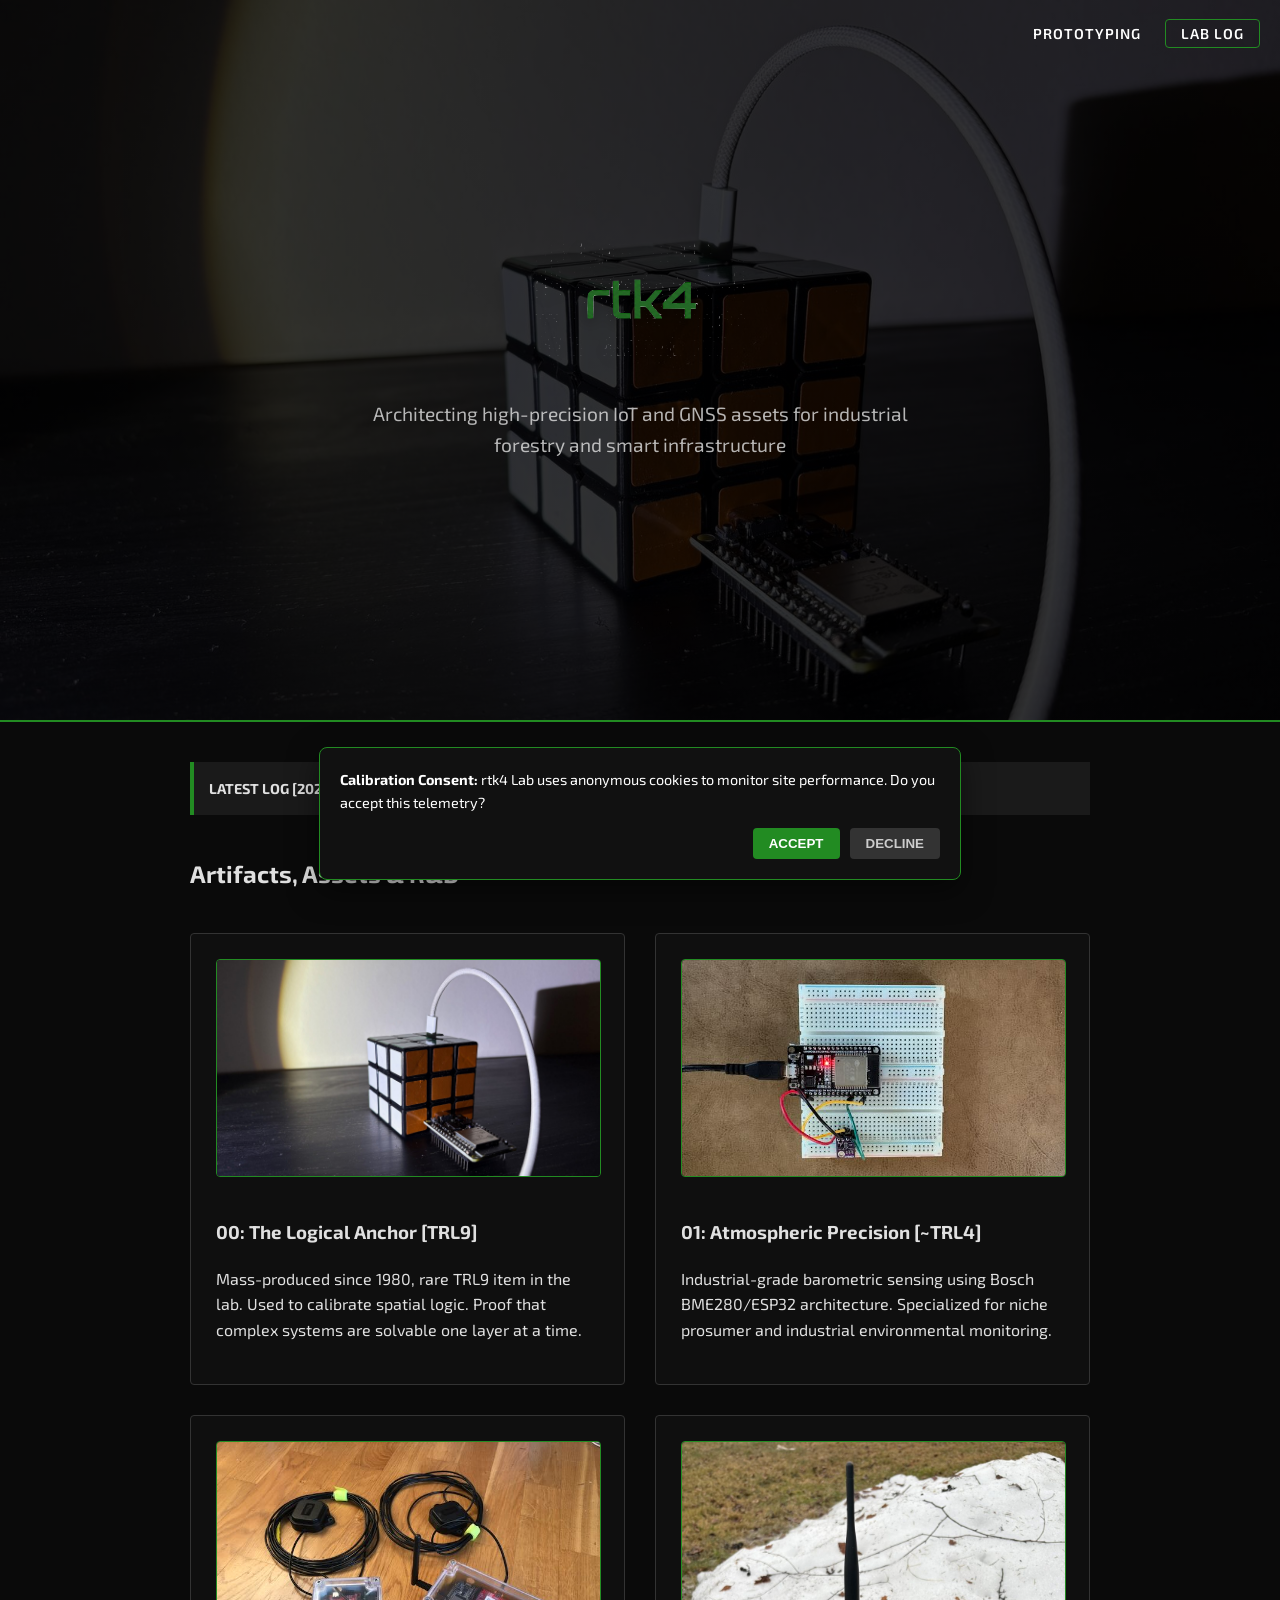
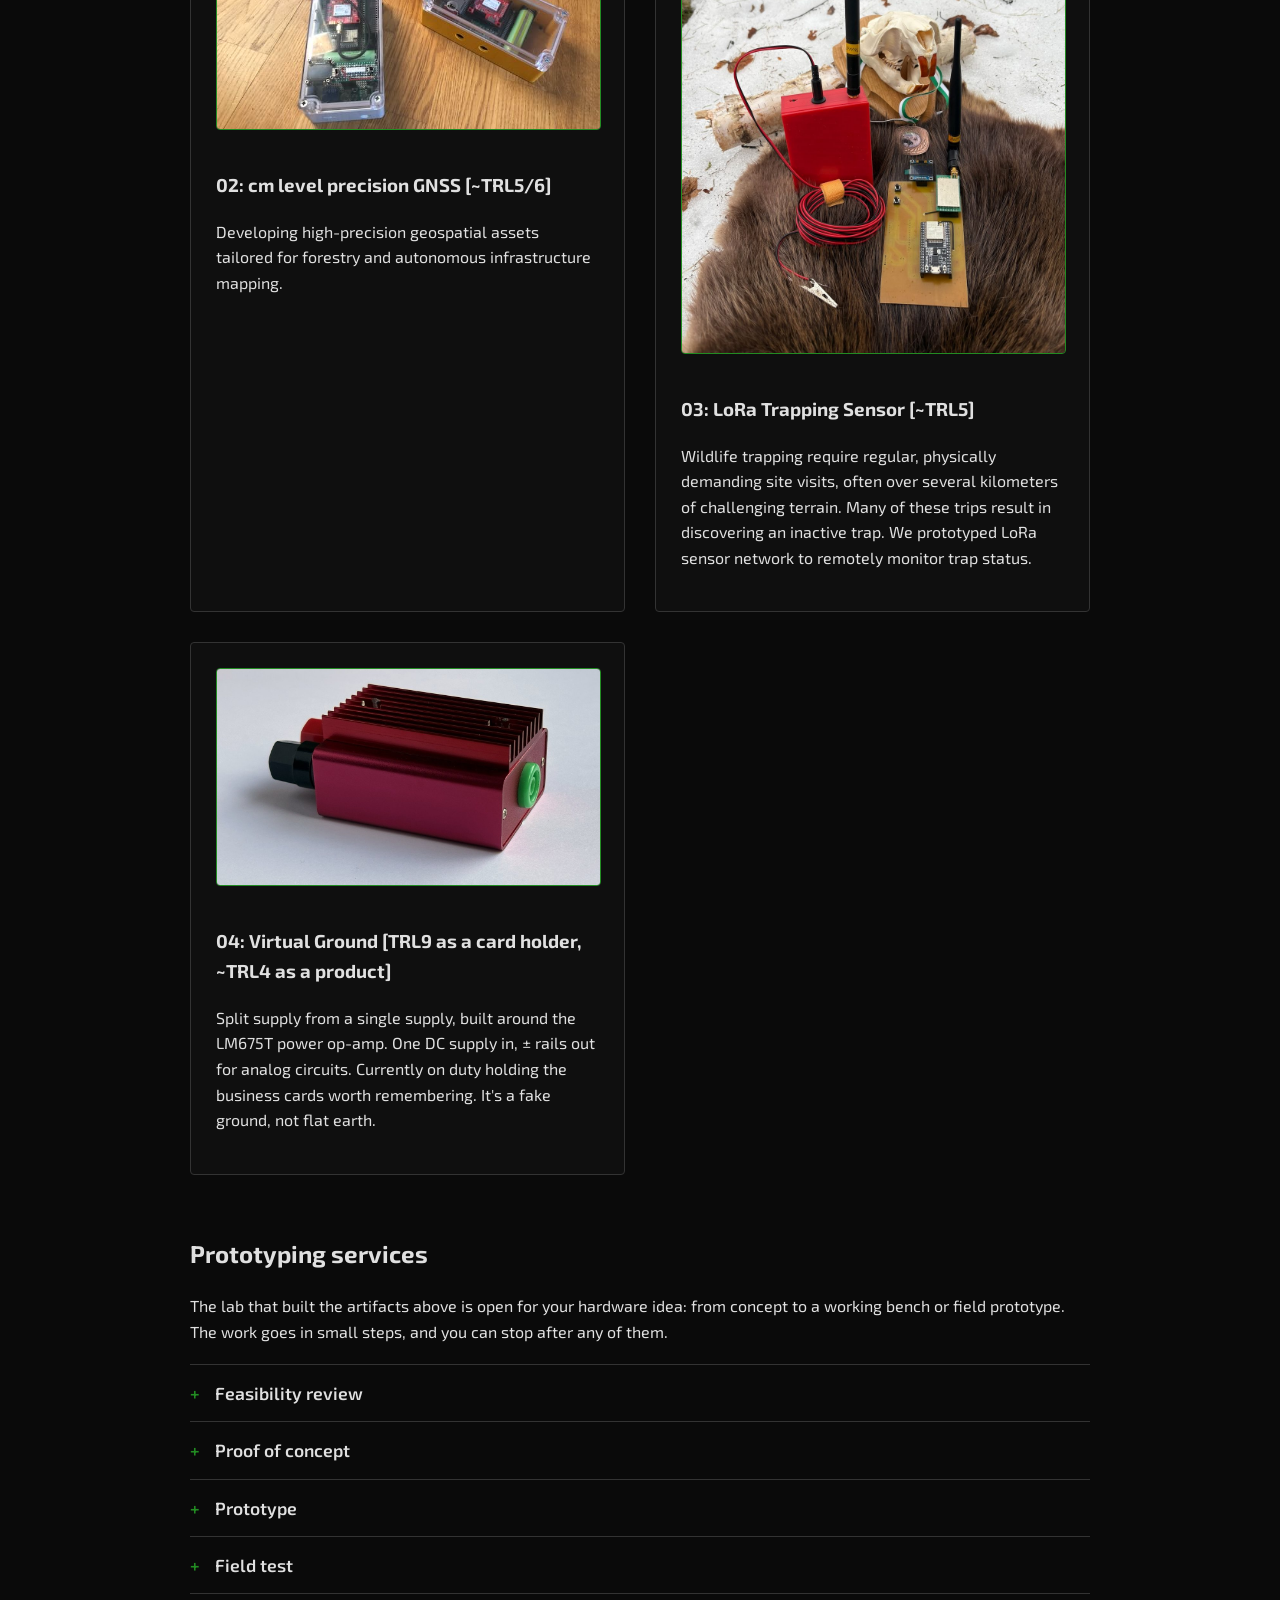
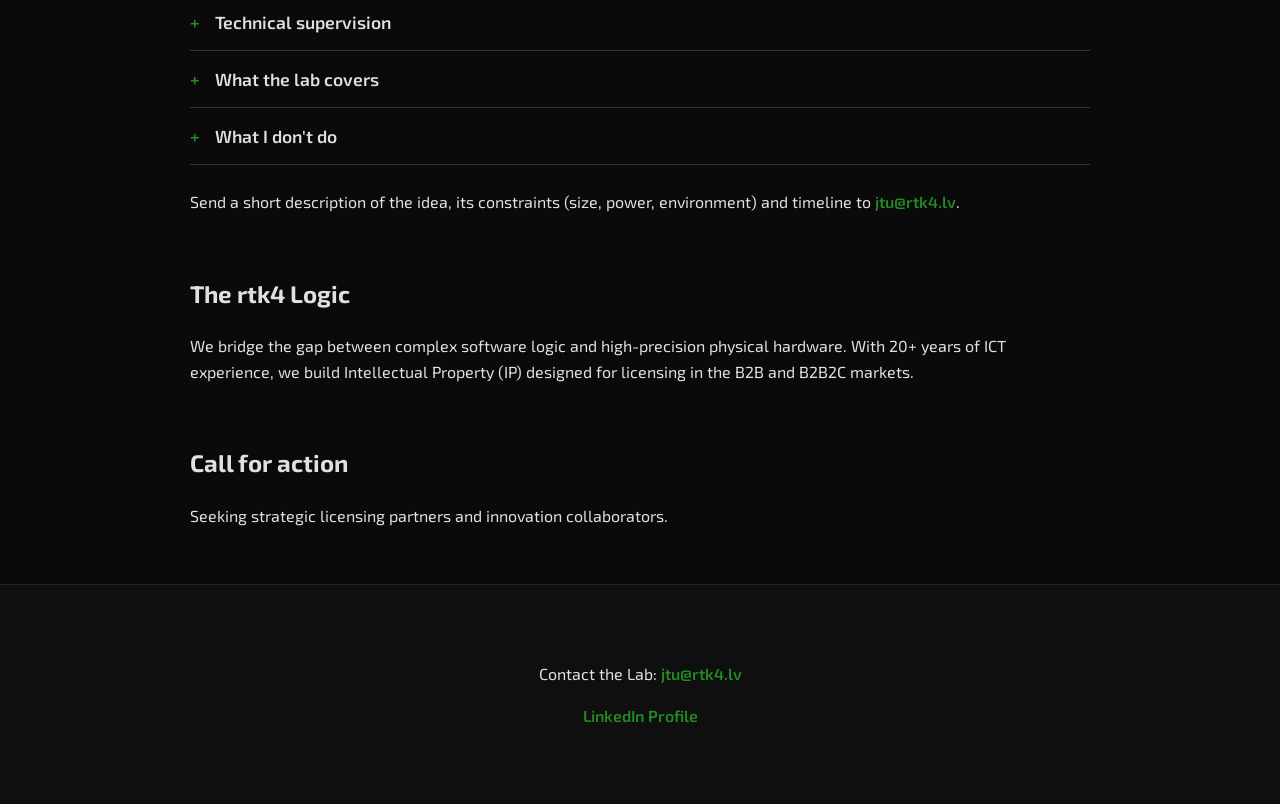
<file: index.html>
<!DOCTYPE html>
<html lang="en">
<head>
    <meta charset="UTF-8">
    <meta name="viewport" content="width=device-width, initial-scale=1.0">

    <title>rtk4 | Industrial and Prosumer IoT & High-Precision GNSS Lab</title>
    <meta name="title" content="rtk4 | Industrial and Prosumer IoT & High-Precision GNSS R&D Lab">
    <meta name="description" content="Architecting high-precision IoT and GNSS assets for industrial forestry and smart infrastructure.">
    <meta property="og:description" content="Architecting high-precision IoT and GNSS assets for industrial forestry and smart infrastructure.">
    <meta name="keywords" content="rtk4, GNSS, IoT R&D, Forestry 4.0, Precision Forestry, BME280, ESP32, Baltic Tech, Nordic Forestry, Smart Infrastructure, Europe, Janis Tupulis">
    <meta name="author" content="Janis Tupulis">
    
    <meta property="og:type" content="website">
    <meta property="og:url" content="https://rtk4.lv/">
    <meta property="og:title" content="rtk4 | Systems R&D Lab">
    <meta property="og:image" content="https://rtk4.lv/ChargdCubeWinner.jpeg">
    
    <meta property="twitter:card" content="summary_large_image">
    <meta property="twitter:url" content="https://rtk4.lv/">
    <meta property="twitter:title" content="rtk4 | Systems R&D Lab">
    <meta property="twitter:description" content="High-precision IoT assets for industrial forestry and autonomous infrastructure mapping.">
    <meta property="twitter:image" content="https://rtk4.lv/ChargdCubeWinner.jpeg">
    
    <meta name="geo.region" content="LV;EE;LT;SE;FI;NO;DE;PL">
    <meta name="geo.placename" content="Northern Europe">
    
    <link href="https://fonts.googleapis.com/css2?family=Exo+2:wght@300;600&display=swap" rel="stylesheet">
    <style>
        :root { --forest-green: #228B22; --dark-bg: #0a0a0a; --text-light: #e0e0e0; }
        body { margin: 0; font-family: 'Exo 2', sans-serif; background: var(--dark-bg); color: var(--text-light); line-height: 1.6; }
        .hero { height: 80vh; display: flex; flex-direction: column; justify-content: center; align-items: center; text-align: center; background: linear-gradient(rgba(0,0,0,0.8), rgba(0,0,0,0.8)), url('ChargdCubeWinner.jpeg'); background-size: cover; background-position: center; border-bottom: 2px solid var(--forest-green); }
        h1 { font-size: 3.5rem; letter-spacing: 0.2rem; color: var(--forest-green); margin-bottom: 0; }
        .tagline { font-size: 1.2rem; max-width: 600px; margin: 20px auto; opacity: 0.8; padding: 0 20px; }
        .section { padding: 40px 20px; max-width: 900px; margin: 0 auto; }
        .artifact-grid { display: grid; grid-template-columns: repeat(auto-fit, minmax(300px, 1fr)); gap: 30px; margin-top: 40px; }
        .artifact-card { border: 1px solid #333; padding: 25px; border-radius: 4px; transition: border-color 0.3s; background: #0f0f0f; }
        .artifact-card:hover { border-color: var(--forest-green); }
        .services { margin-top: 20px; border-top: 1px solid #333; }
        .services details { border-bottom: 1px solid #333; }
        .services summary { cursor: pointer; padding: 14px 0; font-weight: 600; font-size: 1.1rem; list-style: none; }
        .services summary::-webkit-details-marker { display: none; }
        .services summary::before { content: "+"; display: inline-block; width: 1.4em; color: var(--forest-green); }
        .services details[open] summary::before { content: "\2212"; }
        .services summary:hover { color: var(--forest-green); }
        .services details > :not(summary) { margin: 0 0 16px 1.4em; }
        .artifact-card img { width: 100%; border-radius: 4px; border: 1px solid var(--forest-green); margin-bottom: 15px; }
        
        /* Updated Status Bar to be a Link */
        .status-ticker { background: #1a1a1a; padding: 15px; font-size: 0.9rem; border-left: 4px solid var(--forest-green); margin-bottom: 40px; display: block; text-decoration: none; color: inherit; transition: background 0.2s; }
        .status-ticker:hover { background: #222; }
        
        .contact { text-align: center; padding: 60px; background: #0f0f0f; border-top: 1px solid #222; }
        a { color: var(--forest-green); text-decoration: none; font-weight: 600; }
        nav { position: absolute; top: 20px; right: 20px; }
        nav a { color: #fff; margin-left: 20px; font-size: 0.9rem; text-transform: uppercase; letter-spacing: 1px; }
    </style>

    <script async src="https://www.googletagmanager.com/gtag/js?id=G-FEQLP35CE9"></script>
    <script>
      window.dataLayer = window.dataLayer || [];
      function gtag(){dataLayer.push(arguments);}
      
      // Default to denied for GDPR compliance
      gtag('consent', 'default', {
        'ad_storage': 'denied',
        'analytics_storage': 'denied'
      });

      // Re-apply consent the visitor gave on an earlier visit
      try {
        if (localStorage.getItem('rtk4_consent') === 'granted') {
          gtag('consent', 'update', { 'analytics_storage': 'granted' });
        }
      } catch (e) {}
    
      gtag('js', new Date());
      gtag('config', 'G-FEQLP35CE9');
    </script>
    
    <style>
        #cookie-banner {
            position: fixed; bottom: 20px; left: 50%; transform: translateX(-50%);
            width: 90%; max-width: 600px;
            background: #111; border: 1px solid var(--forest-green);
            color: #fff; padding: 20px; border-radius: 8px;
            box-shadow: 0 10px 30px rgba(0,0,0,0.5);
            z-index: 9999; display: none; font-size: 0.9rem;
        }
        .cookie-btn {
            padding: 8px 16px; border-radius: 4px; border: none; cursor: pointer; font-weight: 600;
        }
        .accept-btn { background: var(--forest-green); color: white; margin-right: 10px; }
        .deny-btn { background: #333; color: #ccc; }
    </style>

    <link rel="icon" href="rtk4logo.png">
        
</head>
<body>

    <nav>
        <a href="#prototyping">Prototyping</a>
        <a href="log.html" style="border: 1px solid var(--forest-green); padding: 5px 15px; border-radius: 4px;">Lab Log</a>
    </nav>

    <header class="hero">
        <img src="rtk4logo.png" alt="SIA rtk4 Logo" style="height: 120px; width: auto; margin-bottom: 20px; filter: drop-shadow(0px 4px 8px rgba(0,0,0,0.5));">
        <p class="tagline">Architecting high-precision IoT and GNSS assets for industrial forestry and smart infrastructure</p>
    </header>

    <main class="section">
        <a href="log.html" id="live-status" class="status-ticker">
            <strong>LAB STATUS:</strong> Loading latest entry...
        </a>

        <h2>Artifacts, Assets & R&D</h2>
        <div class="artifact-grid">
            <div class="artifact-card">
                <img src="ChargdCubeWinner.jpeg" alt="Charging complexity">
                <h3>00: The Logical Anchor [TRL9]</h3>
                <p>Mass-produced since 1980, rare TRL9 item in the lab. Used to calibrate spatial logic. Proof that complex systems are solvable one layer at a time.</p>
            </div>
            
            <div class="artifact-card">
                <img src="AtmosphericPressure.jpeg" alt="Atmospheric Sensor">
                <h3>01: Atmospheric Precision [~TRL4]</h3>
                <p>Industrial-grade barometric sensing using Bosch BME280/ESP32 architecture. Specialized for niche prosumer and industrial environmental monitoring.</p>
            </div>

            <div class="artifact-card">
                <img src="GNSSprototype.jpeg" alt="GNSS Prototype">
                <h3>02: cm level precision GNSS [~TRL5/6]</h3>
                <p>Developing high-precision geospatial assets tailored for forestry and autonomous infrastructure mapping.</p>
            </div>
            
            <div class="artifact-card">
                <img src="LoRaTrap.jpeg" alt="LoRa Trap">
                <h3>03: LoRa Trapping Sensor [~TRL5]</h3>
                <p>Wildlife trapping require regular, physically demanding site visits, often over several kilometers of challenging terrain. Many of these trips result in discovering an inactive trap. We prototyped LoRa sensor network to remotely monitor trap status.</p>
            </div>

            <div class="artifact-card">
                <img src="VirtualGround.jpeg" alt="Red LM675T split supply unit with heatsink fins">
                <h3>04: Virtual Ground [TRL9 as a card holder, ~TRL4 as a product]</h3>
                <p>Split supply from a single supply, built around the LM675T power op-amp. One DC supply in, &plusmn; rails out for analog circuits. Currently on duty holding the business cards worth remembering. It's a fake ground, not flat earth.</p>
            </div>
        </div>

        <section id="prototyping" style="margin-top: 60px;">
            <h2>Prototyping services</h2>
            <p>The lab that built the artifacts above is open for your hardware idea: from concept to a working bench or field prototype. The work goes in small steps, and you can stop after any of them.</p>

            <div class="services">
                <details>
                    <summary>Feasibility review</summary>
                    <p>I check requirements, architecture and parts list (BOM) before money goes into hardware: single-sourced parts, power and thermal budget, radio and certification triggers. You get a written assessment and a go / no-go.</p>
                </details>
                <details>
                    <summary>Proof of concept</summary>
                    <p>Development boards and breakouts on the bench, to test the one assumption the idea depends on.</p>
                </details>
                <details>
                    <summary>Prototype</summary>
                    <p>Custom PCB, firmware and enclosure parts, assembled and tested in the lab.</p>
                </details>
                <details>
                    <summary>Field test</summary>
                    <p>Tested where it will be used: forest, yard, building. Results and known limits are documented.</p>
                </details>
                <details>
                    <summary>Technical supervision</summary>
                    <p>Your own team or a student builds the prototype; I set the architecture, review parts choices and design, and check the build at agreed points.</p>
                </details>
                <details>
                    <summary>What the lab covers</summary>
                    <ul>
                        <li><strong>Electronics:</strong> schematics and PCB layout in KiCad. Prototype boards milled in the lab or made by external PCB houses; assembled in the lab or by the PCB house.</li>
                        <li><strong>Firmware:</strong> ESP32 family and classic Arduino boards (ESP-IDF, Arduino, ESPHome, PlatformIO).</li>
                        <li><strong>Positioning and radio:</strong> RTK GNSS (u-blox ZED-F9P), LoRa, nRF24L01, Wi-Fi / BLE.</li>
                        <li><strong>Sensors and interfaces:</strong> environmental sensing, Modbus / RS-485, integration with building automation (openHAB).</li>
                        <li><strong>Mechanics:</strong> CAD (Fusion 360, CadQuery), FDM 3D printing, CNC milling.</li>
                    </ul>
                </details>
                <details>
                    <summary>What I don't do</summary>
                    <ul>
                        <li>Series production. Small batches only.</li>
                        <li>Certification testing (CE, RED, EMC). That's done at accredited labs; I prepare the design for it.</li>
                        <li>Many projects at once. rtk4 is a one-person lab: you talk directly to the engineer, and the queue is short but real.</li>
                    </ul>
                </details>
            </div>

            <p style="margin-top: 24px;">Send a short description of the idea, its constraints (size, power, environment) and timeline to <a href="mailto:jtu@rtk4.lv?subject=Prototyping%20inquiry">jtu@rtk4.lv</a>.</p>
        </section>

        <div style="margin-top: 60px;">
            <h2>The rtk4 Logic</h2>
            <p>We bridge the gap between complex software logic and high-precision physical hardware. With 20+ years of ICT experience, we build Intellectual Property (IP) designed for licensing in the B2B and B2B2C markets.</p>
        </div>
        <div style="margin-top: 60px;">
            <h2>Call for action</h2>
            <p>Seeking strategic licensing partners and innovation collaborators.</p>
        </div>
    </main>

    <footer class="contact">
        <p>Contact the Lab: <a href="mailto:jtu@rtk4.lv">jtu@rtk4.lv</a></p>
        <p><a href="https://www.linkedin.com/in/janistupulis">LinkedIn Profile</a></p>
    </footer>

    <script>
        async function fetchLatestStatus() {
            try {
                const response = await fetch('log.csv');
                const data = await response.text();
                const rows = data.split('\n').filter(r => r.trim() !== '');
                if (rows.length > 1) {
                    const latest = rows[1].split(';'); // rows[0] is header, rows[1] is newest entry
                    document.getElementById('live-status').innerHTML = 
                        `<strong>LATEST LOG [${latest[0]}]:</strong> ${latest[2]} — <em>Click to read more</em>`;
                }
            } catch (e) {
                document.getElementById('live-status').innerHTML = "<strong>LAB STATUS:</strong> Active. Check the full log for details.";
            }
        }
        fetchLatestStatus();
    </script>

    <div id="cookie-banner">
        <p style="margin-top: 0;"><strong>Calibration Consent:</strong> rtk4 Lab uses anonymous cookies to monitor site performance. Do you accept this telemetry?</p>
        <div style="display: flex; justify-content: flex-end;">
            <button class="cookie-btn accept-btn" onclick="acceptCookies()">ACCEPT</button>
            <button class="cookie-btn deny-btn" onclick="denyCookies()">DECLINE</button>
        </div>
    </div>
    
    <script>
        function readConsent() {
            try { return localStorage.getItem('rtk4_consent'); } catch (e) { return null; }
        }
        function saveConsent(value) {
            try { localStorage.setItem('rtk4_consent', value); } catch (e) {}
        }

        if (!readConsent()) {
            document.getElementById('cookie-banner').style.display = 'block';
        }
    
        function acceptCookies() {
            saveConsent('granted');
            gtag('consent', 'update', { 'analytics_storage': 'granted' });
            document.getElementById('cookie-banner').style.display = 'none';
        }
    
        function denyCookies() {
            saveConsent('denied');
            document.getElementById('cookie-banner').style.display = 'none';
        }
    </script>    
    
</body>
</html>
</file>
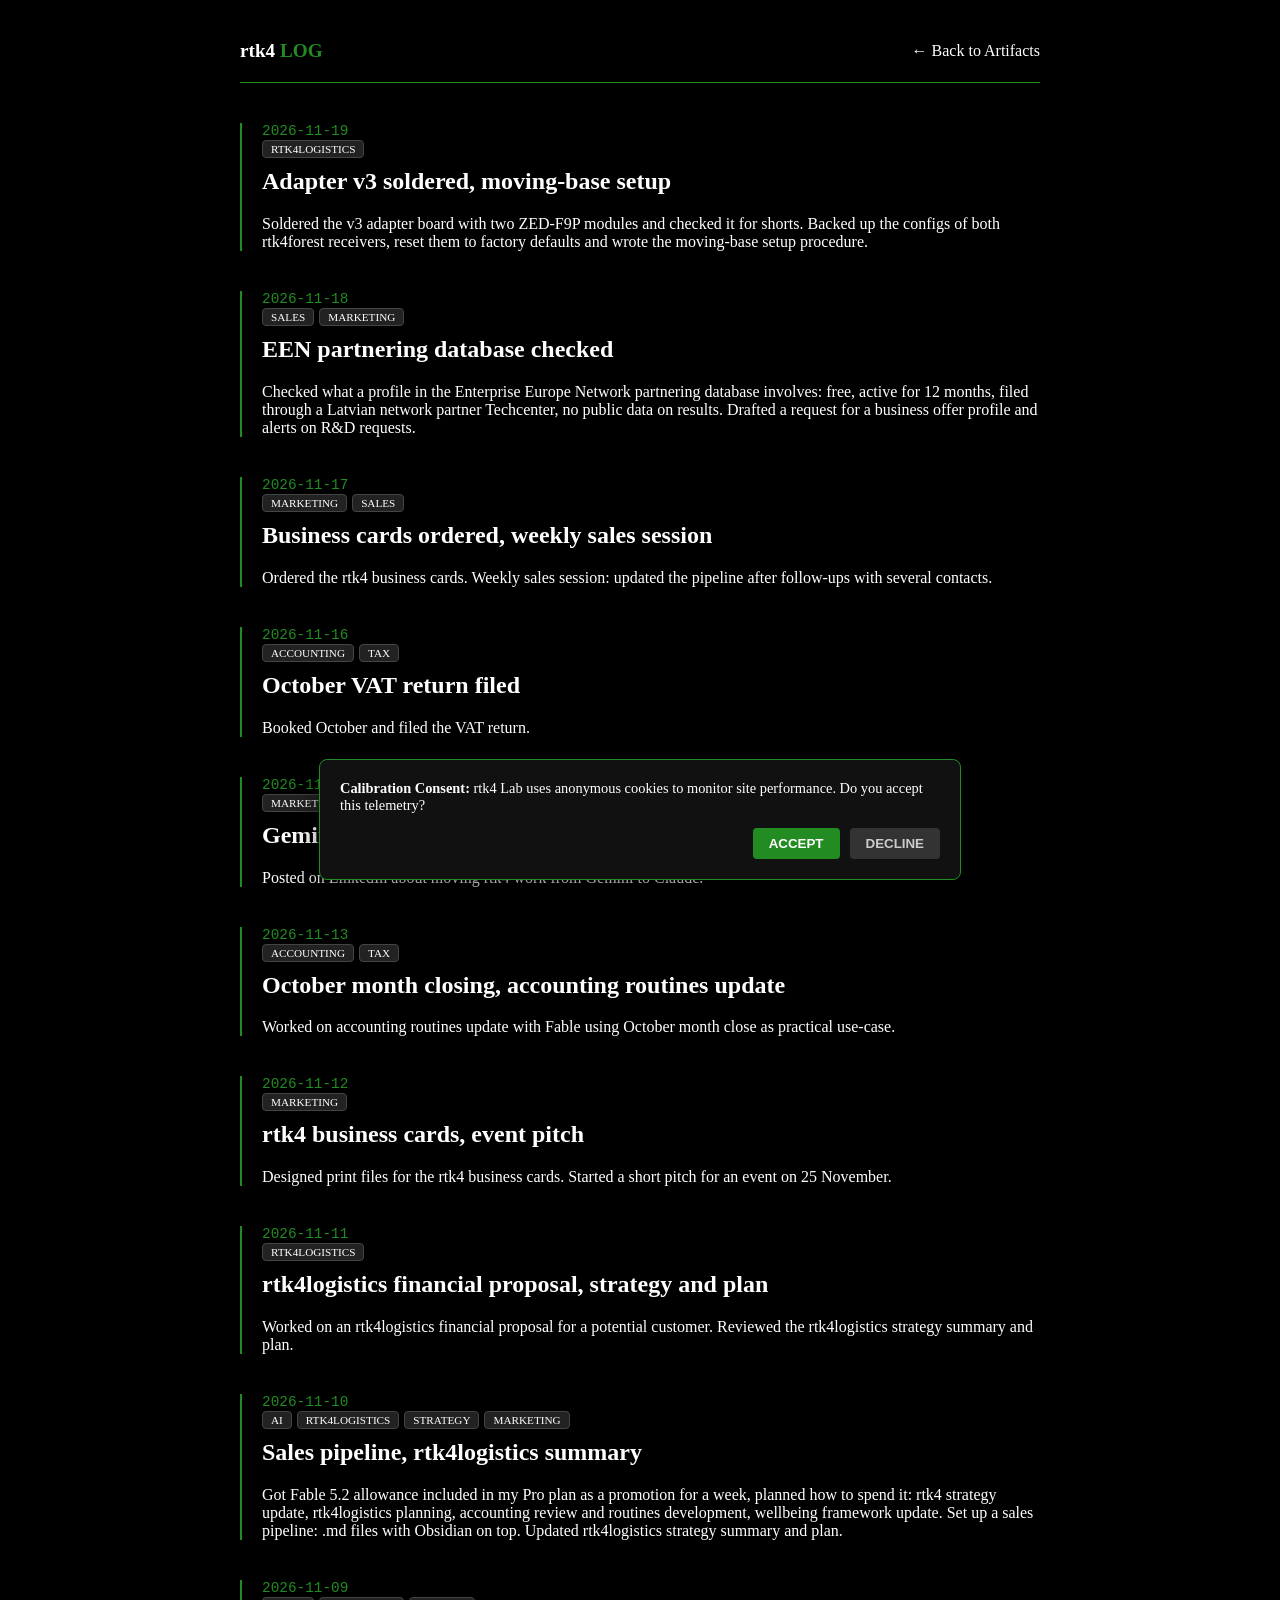
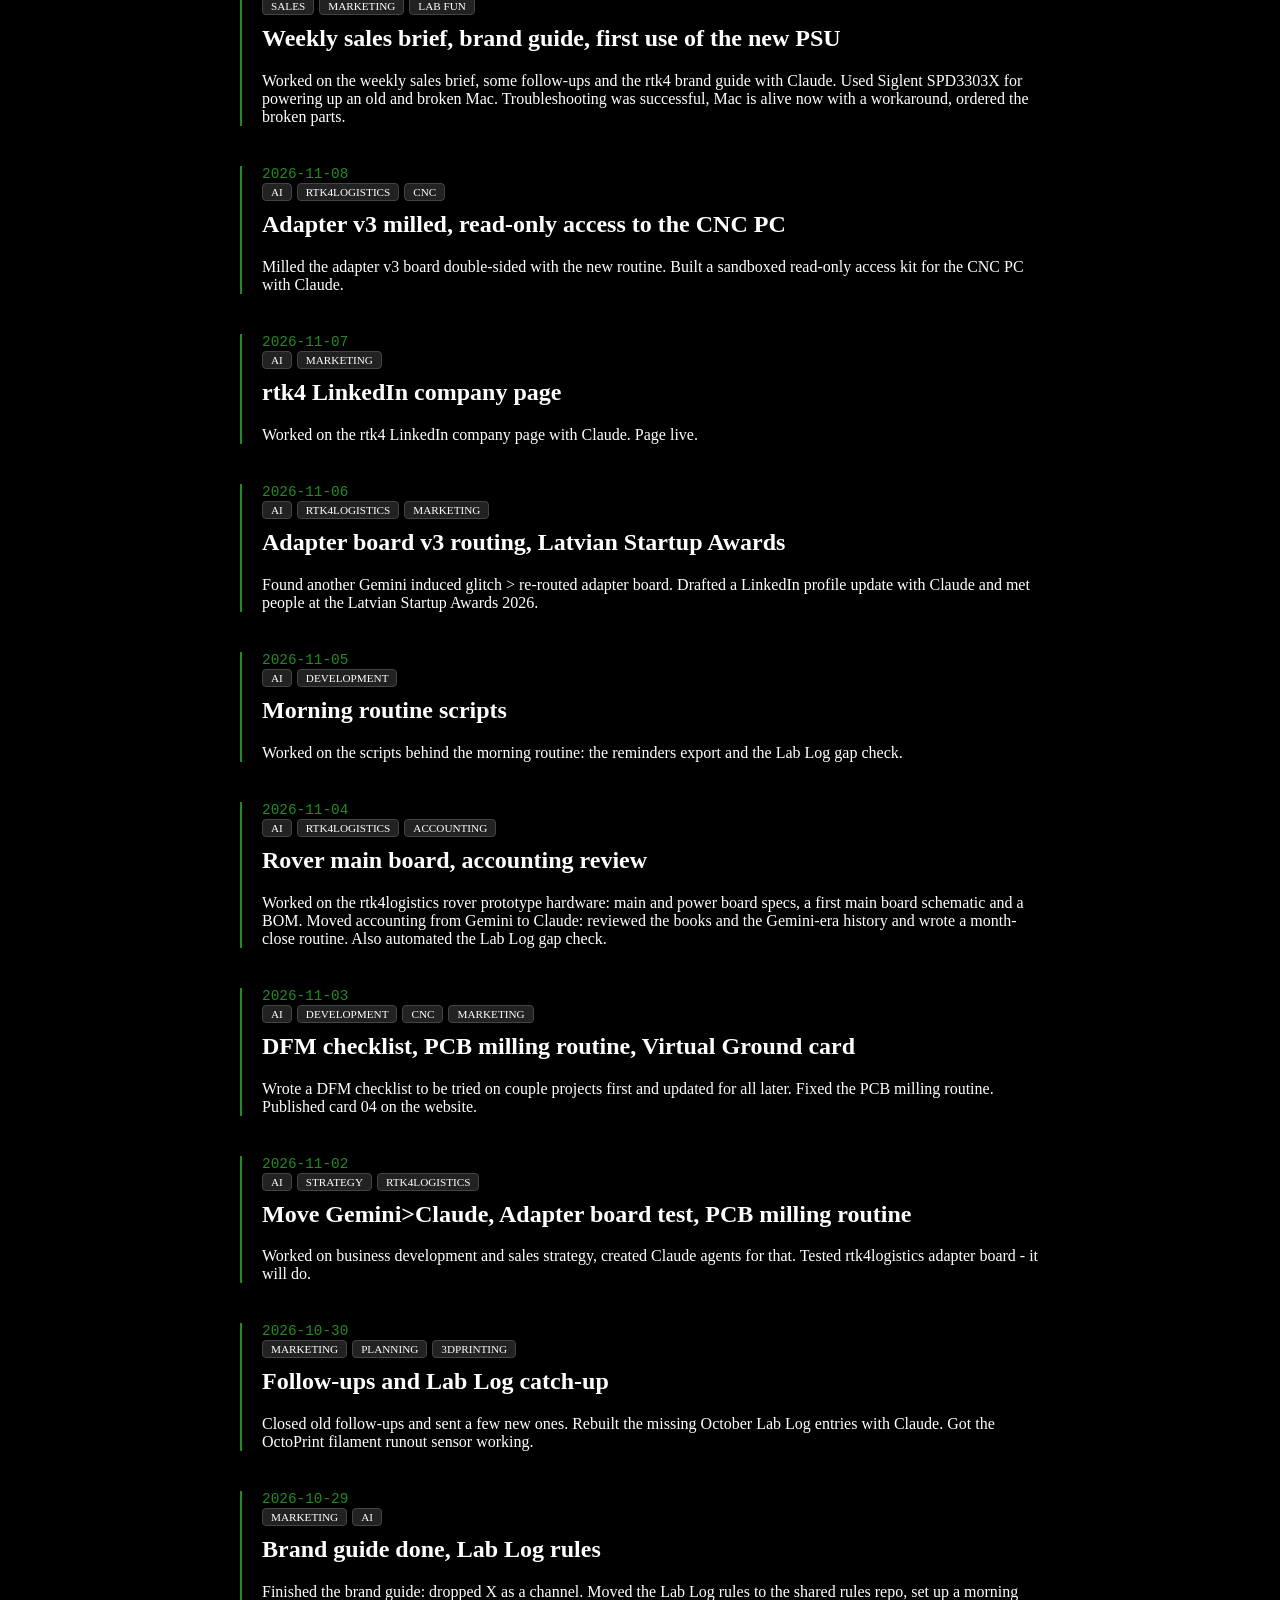
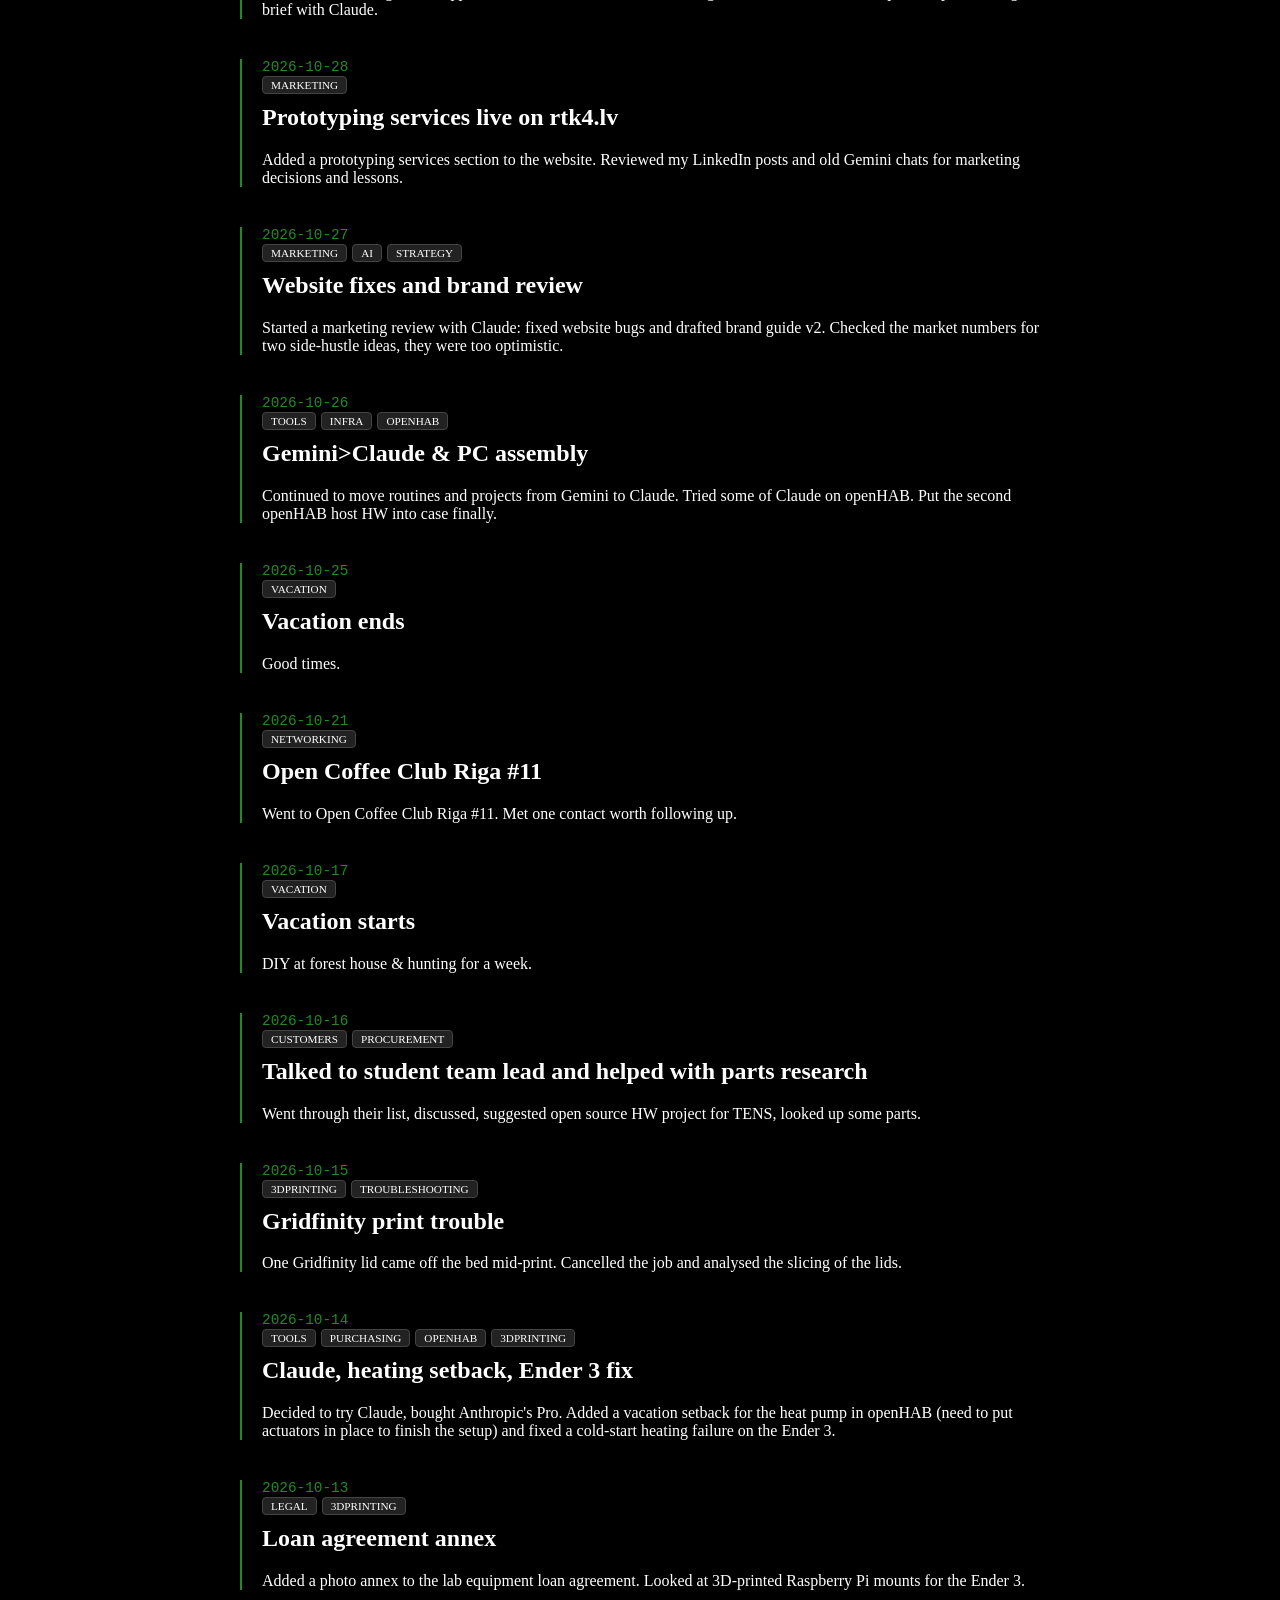
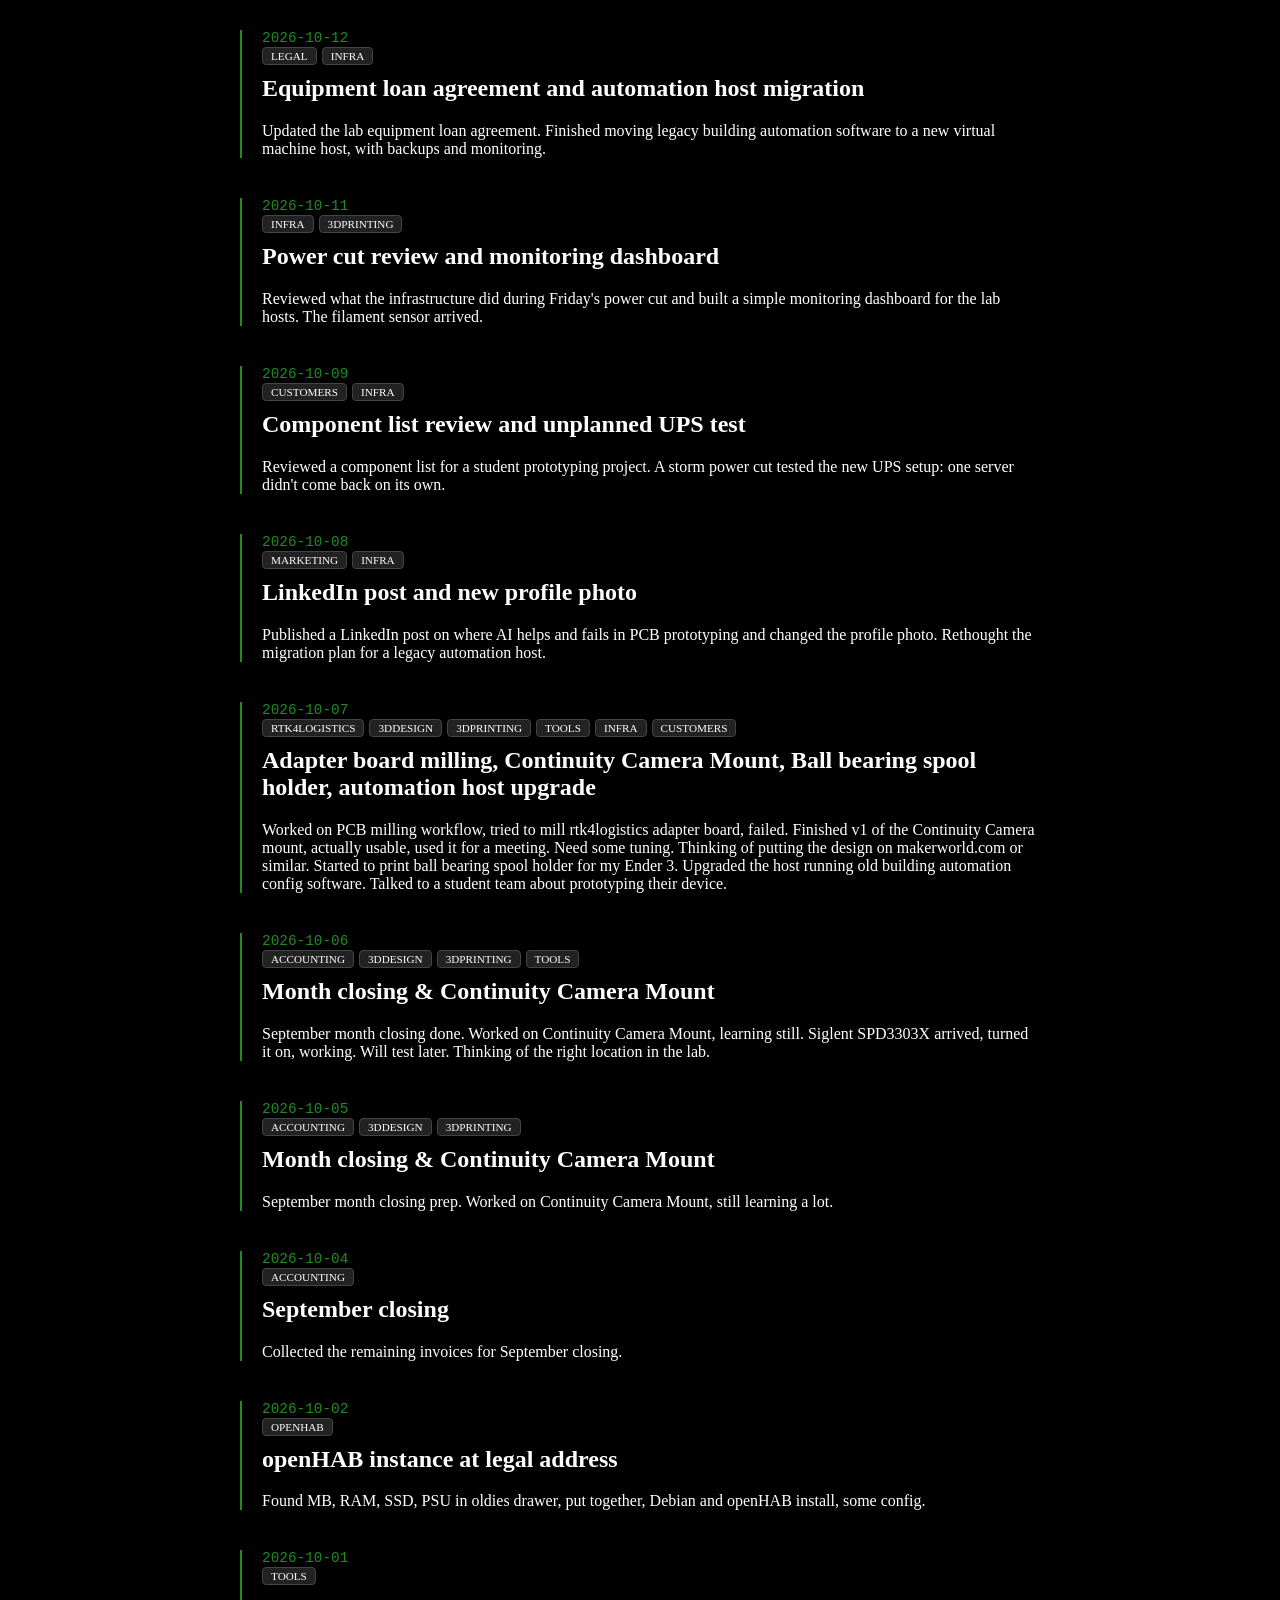
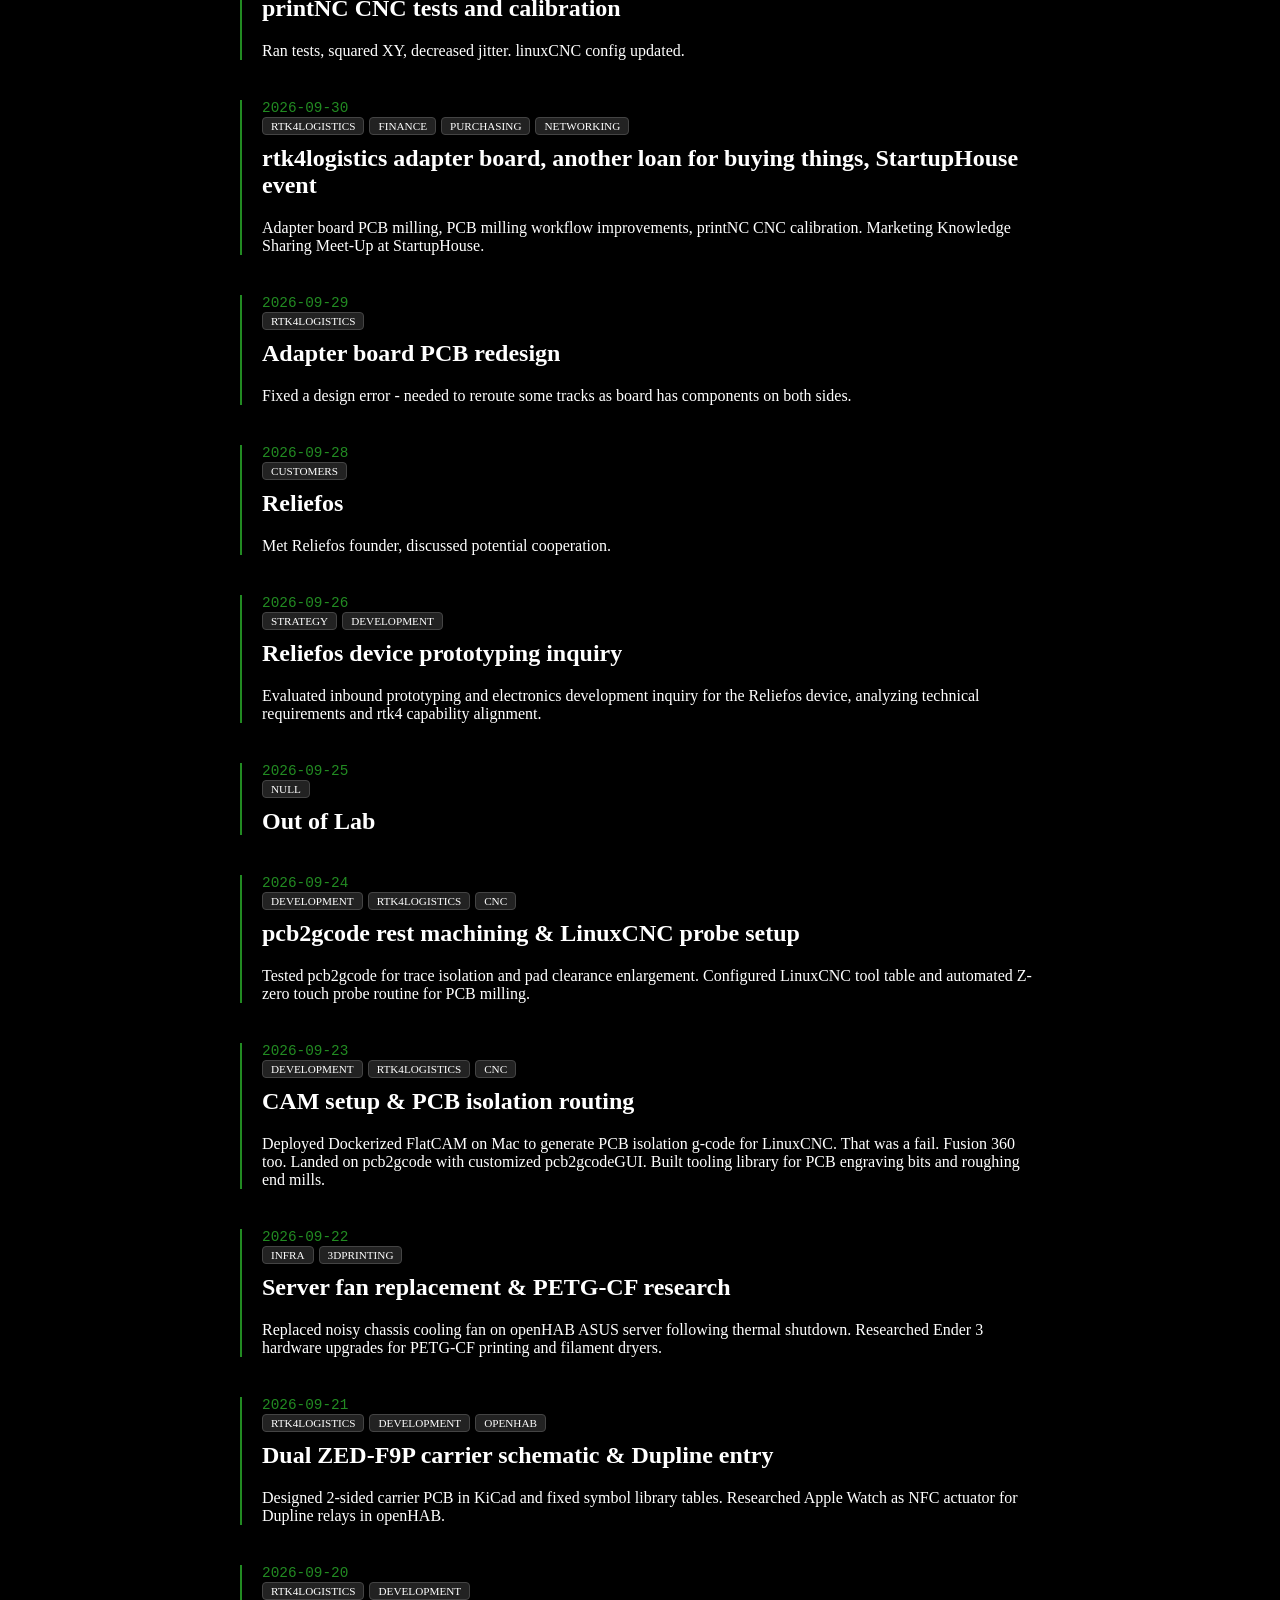
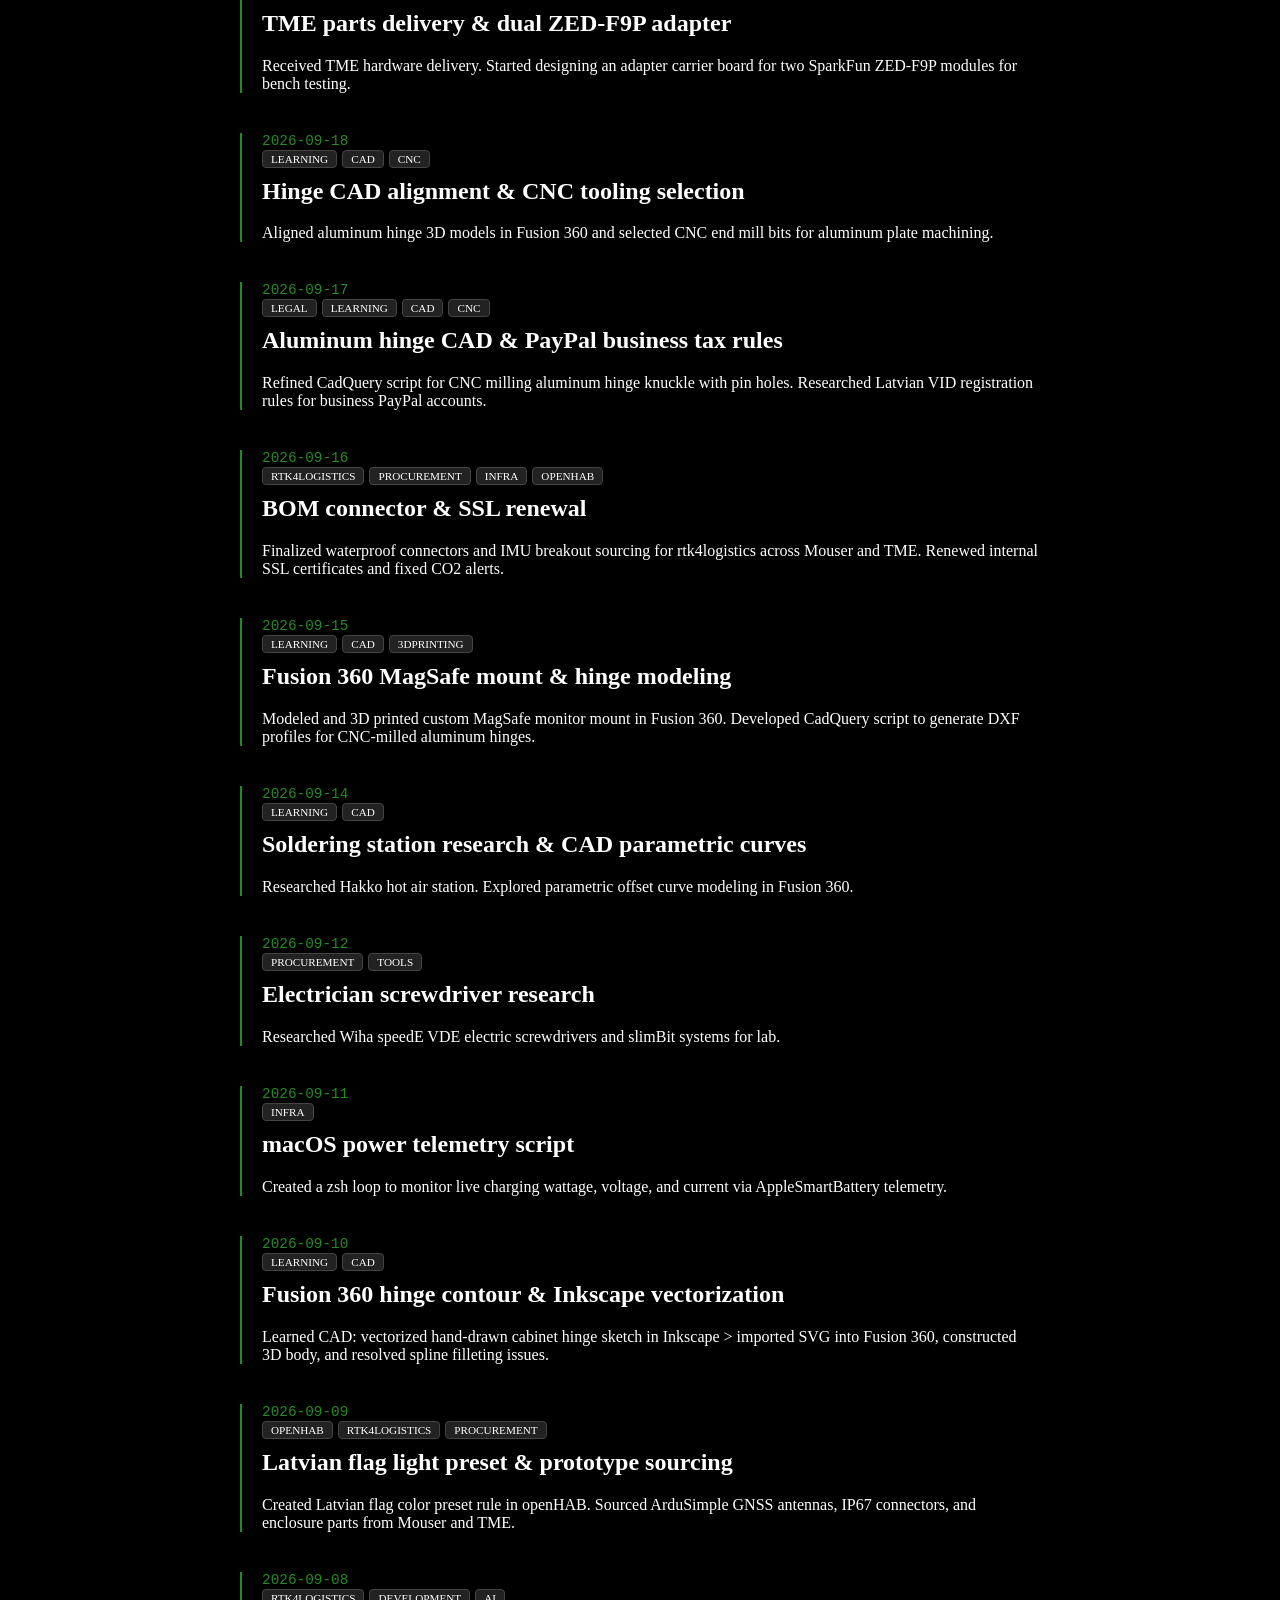
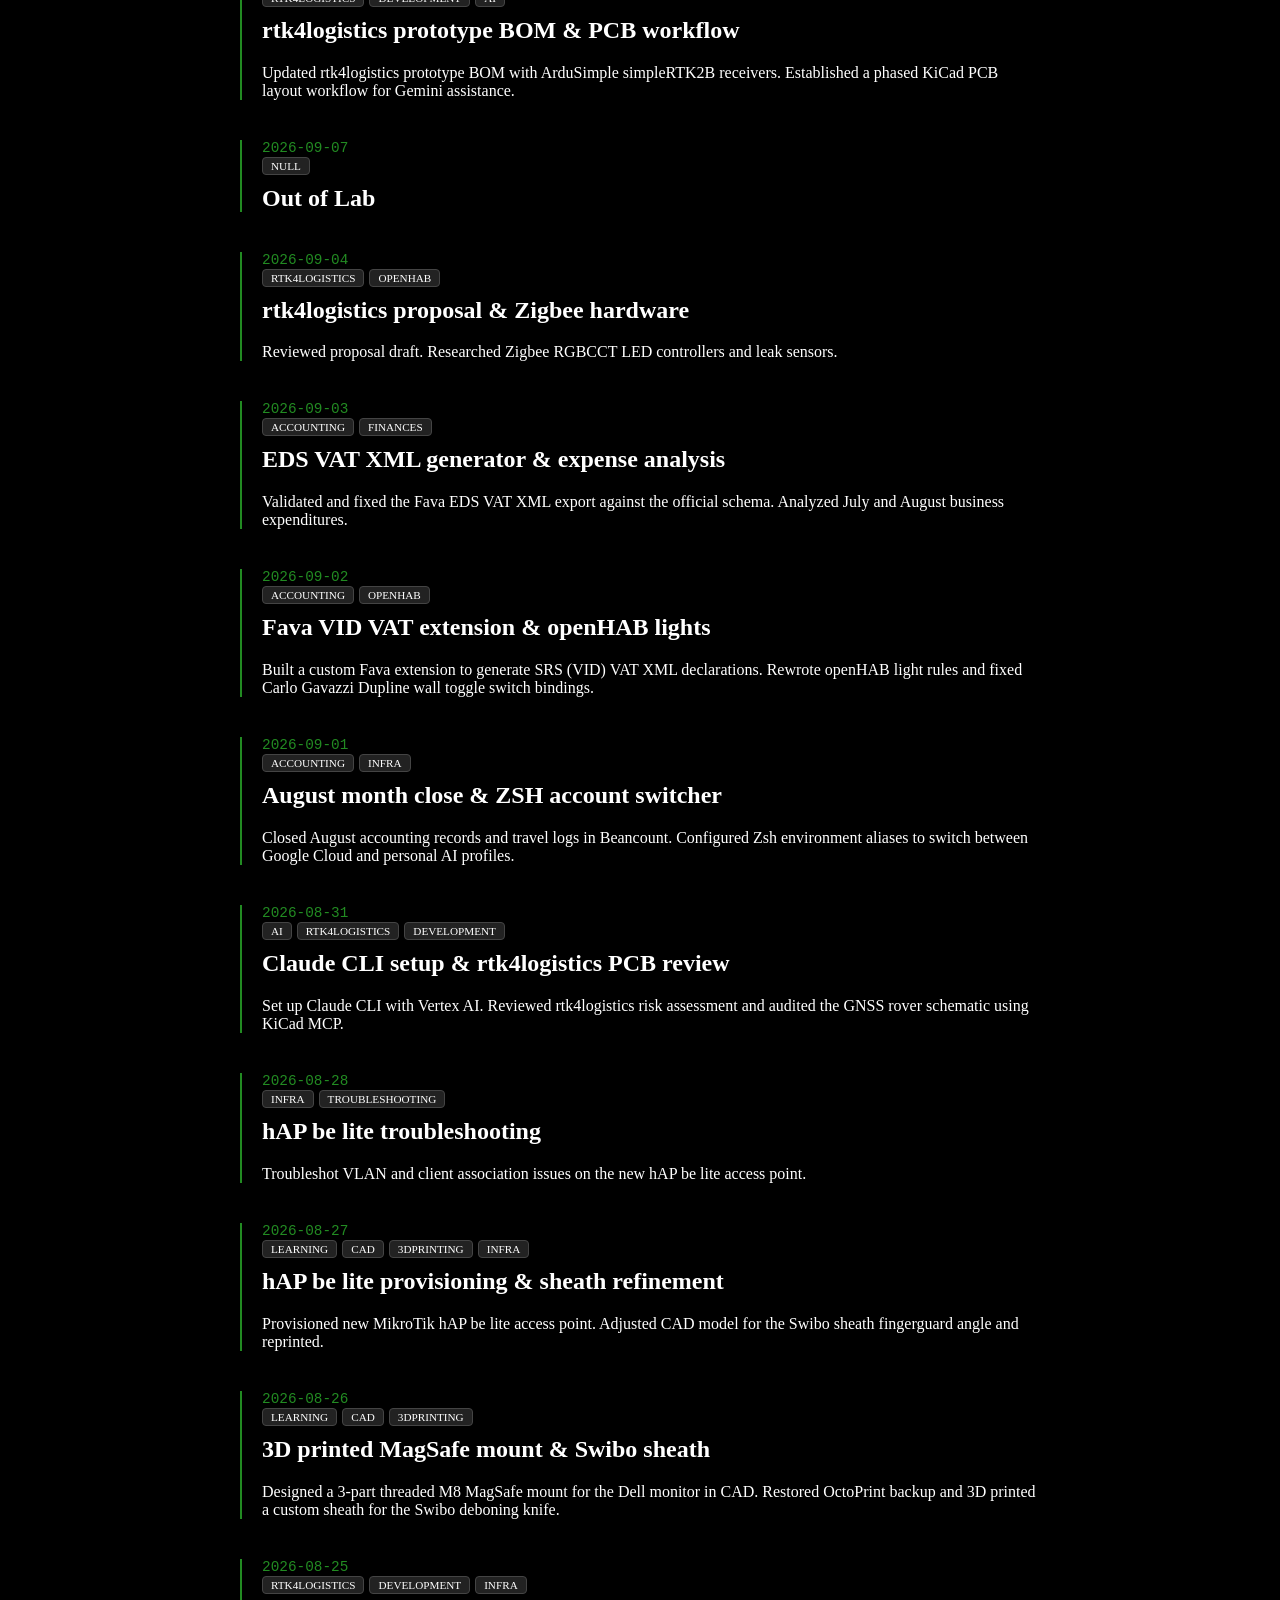
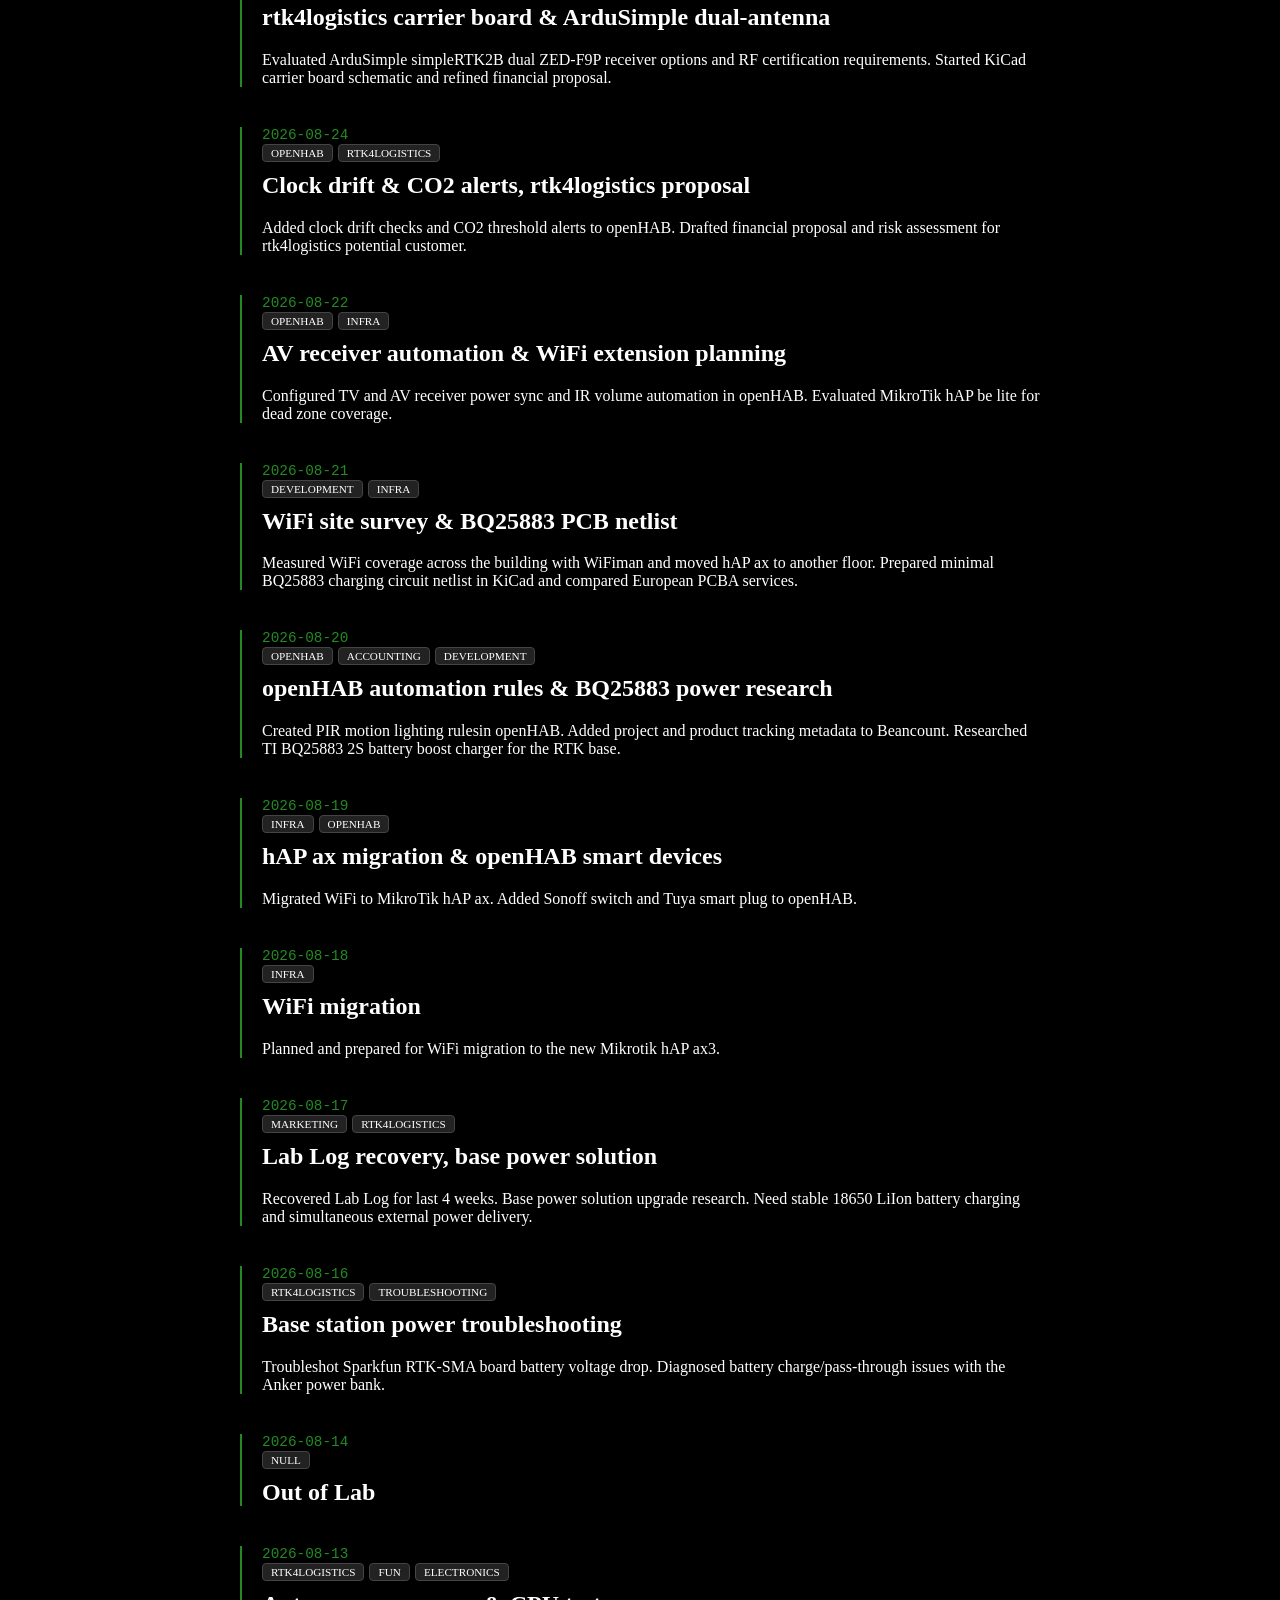
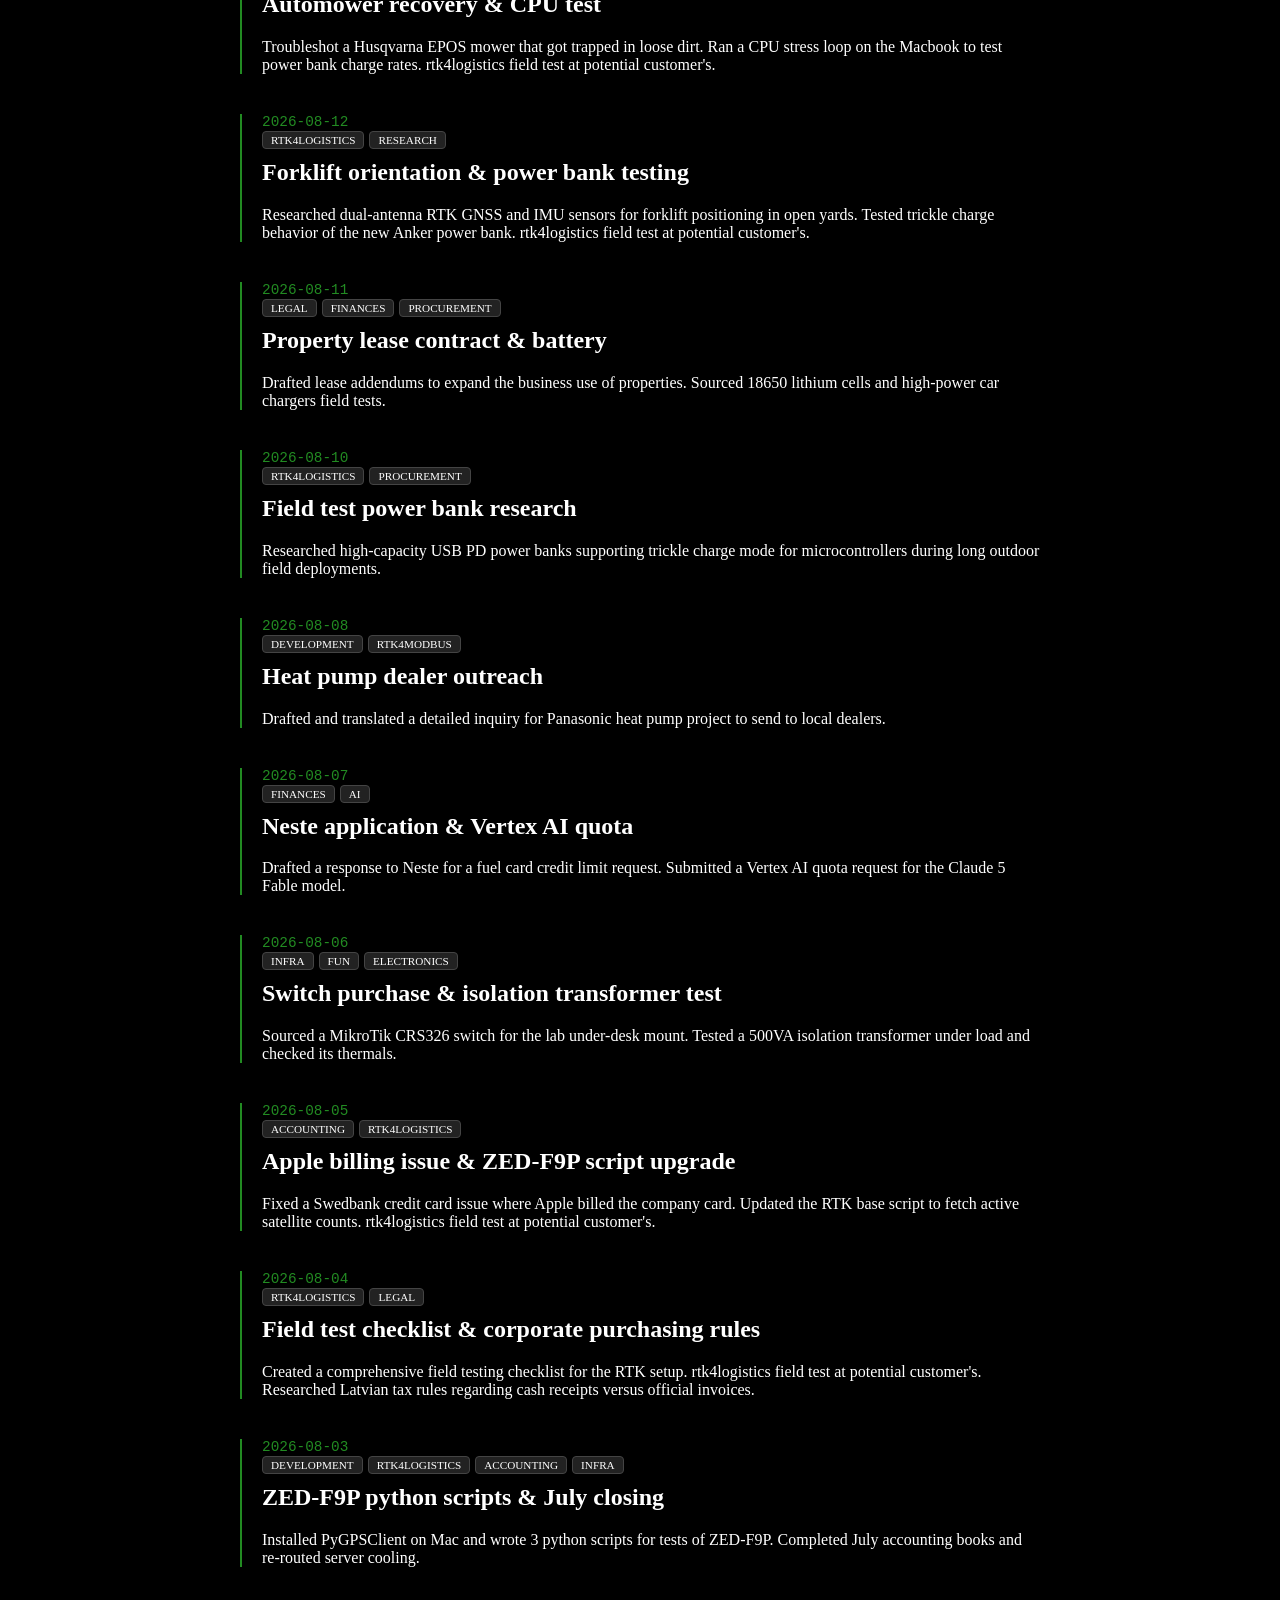
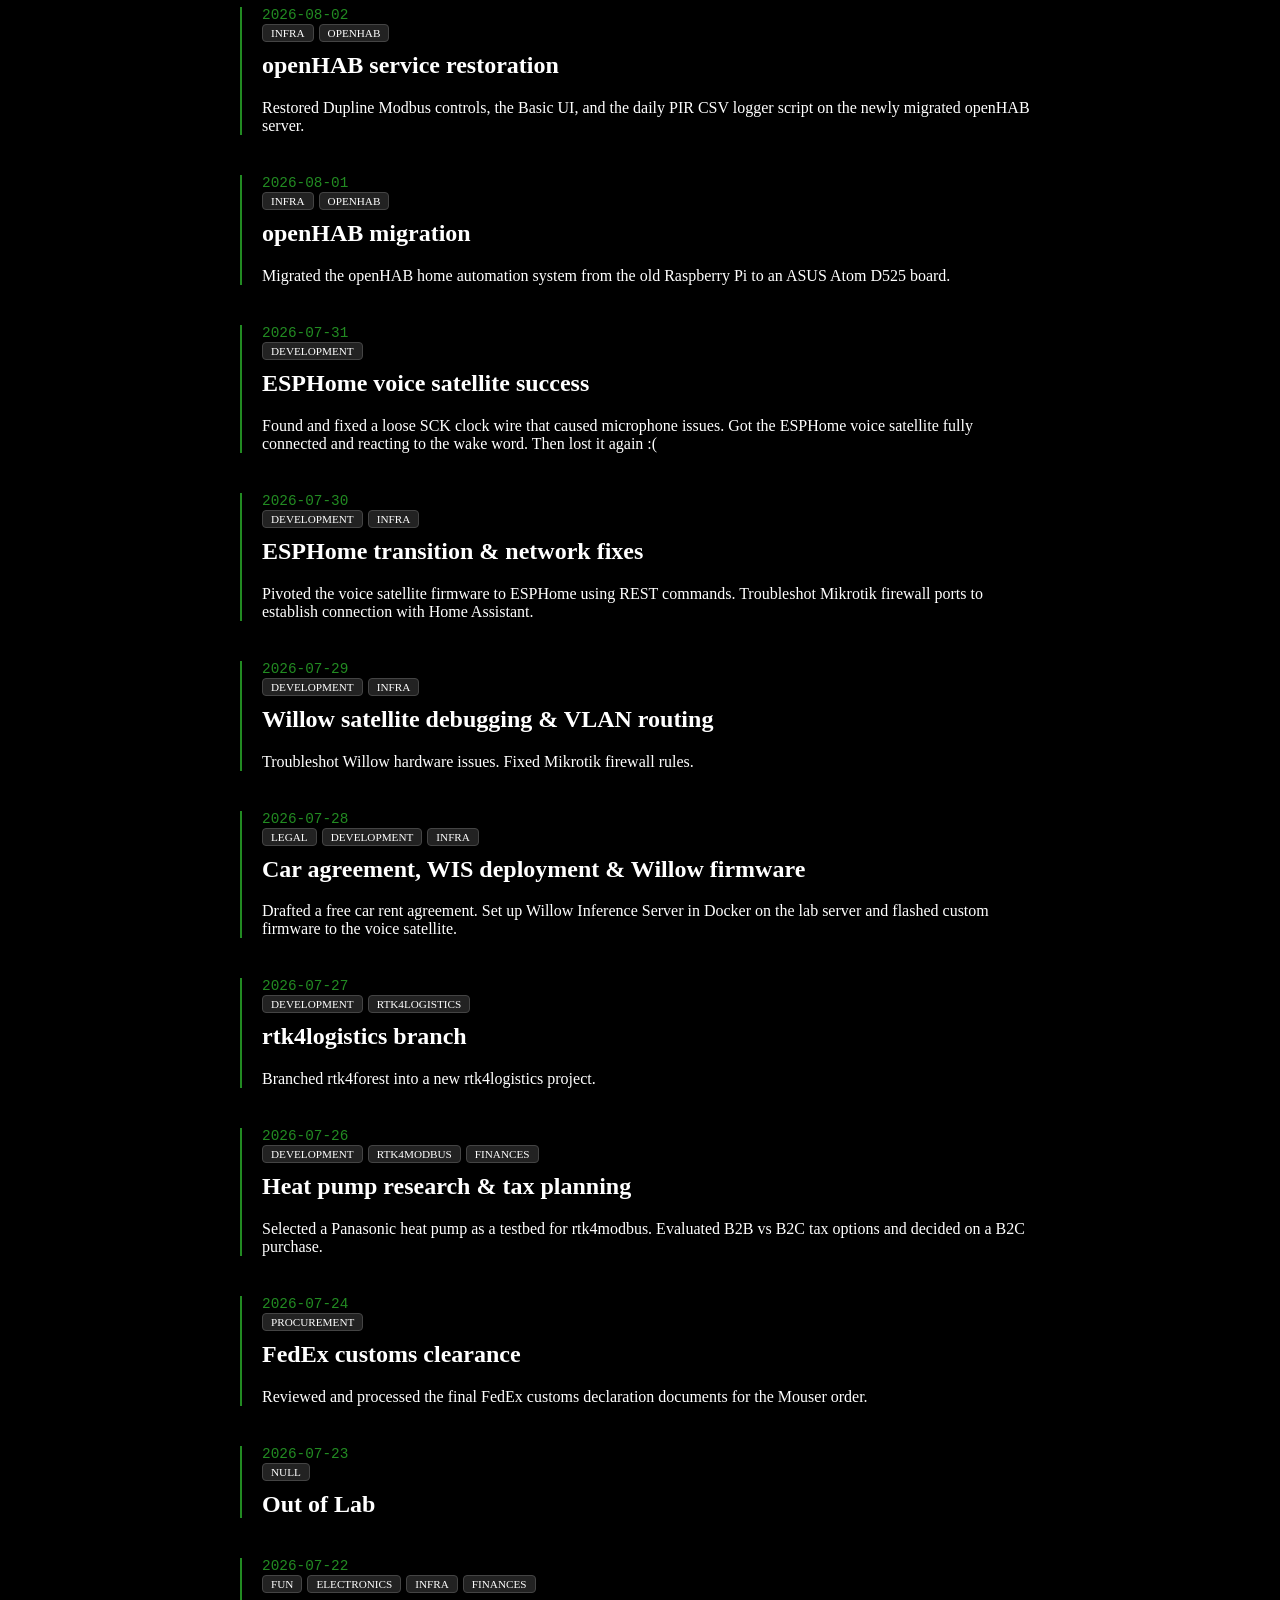
<file: log.html>
<!DOCTYPE html>
<html lang="en">
<head>
    <meta charset="UTF-8">
    <meta name="viewport" content="width=device-width, initial-scale=1.0">
    
    <title>rtk4 | Industrial and Prosumer IoT & High-Precision GNSS Lab Log</title>
    <meta name="title" content="rtk4 | Industrial and Prosumer IoT & High-Precision GNSS R&D Lab">
    <meta name="description" content="Architecting high-precision IoT and GNSS assets for industrial forestry and smart infrastructure.">
    <meta property="og:description" content="Architecting high-precision IoT and GNSS assets for industrial forestry and smart infrastructure.">
    <meta name="keywords" content="rtk4, GNSS, IoT R&D, Forestry 4.0, Precision Forestry, BME280, ESP32, Baltic Tech, Nordic Forestry, Smart Infrastructure, Europe, Janis Tupulis">
    <meta name="author" content="Janis Tupulis">
    
    <meta property="og:type" content="website">
    <meta property="og:url" content="https://rtk4.lv/log.html">
    <meta property="og:title" content="rtk4 | Systems R&D Lab">
    <meta property="og:image" content="https://rtk4.lv/ChargdCubeWinner.jpeg">
    
    <meta property="twitter:card" content="summary_large_image">
    <meta property="twitter:url" content="https://rtk4.lv/log.html">
    <meta property="twitter:title" content="rtk4 | Systems R&D Lab">
    <meta property="twitter:description" content="High-precision IoT assets for industrial forestry and autonomous infrastructure mapping.">
    <meta property="twitter:image" content="https://rtk4.lv/ChargdCubeWinner.jpeg">
    
    <meta name="geo.region" content="LV;EE;LT;SE;FI;NO;DE;PL">
    <meta name="geo.placename" content="Northern Europe">
    <link rel="stylesheet" href="style.css">

    <style>
        .log-entry { border-left: 2px solid var(--forest-green); padding-left: 20px; margin-bottom: 40px; }
        .log-date { font-family: monospace; color: var(--forest-green); font-size: 0.9rem; }
        .log-tag { display: inline-block; background: #222; padding: 2px 8px; border-radius: 4px; font-size: 0.7rem; margin-right: 5px; border: 1px solid #444; }
    </style>

    <script async src="https://www.googletagmanager.com/gtag/js?id=G-FEQLP35CE9"></script>
    <script>
      window.dataLayer = window.dataLayer || [];
      function gtag(){dataLayer.push(arguments);}
      
      // Default to denied for GDPR compliance
      gtag('consent', 'default', {
        'ad_storage': 'denied',
        'analytics_storage': 'denied'
      });

      // Re-apply consent the visitor gave on an earlier visit
      try {
        if (localStorage.getItem('rtk4_consent') === 'granted') {
          gtag('consent', 'update', { 'analytics_storage': 'granted' });
        }
      } catch (e) {}
    
      gtag('js', new Date());
      gtag('config', 'G-FEQLP35CE9');
    </script>
    
    <style>
        #cookie-banner {
            position: fixed; bottom: 20px; left: 50%; transform: translateX(-50%);
            width: 90%; max-width: 600px;
            background: #111; border: 1px solid var(--forest-green);
            color: #fff; padding: 20px; border-radius: 8px;
            box-shadow: 0 10px 30px rgba(0,0,0,0.5);
            z-index: 9999; display: none; font-size: 0.9rem;
        }
        .cookie-btn {
            padding: 8px 16px; border-radius: 4px; border: none; cursor: pointer; font-weight: 600;
        }
        .accept-btn { background: var(--forest-green); color: white; margin-right: 10px; }
        .deny-btn { background: #333; color: #ccc; }
    </style>    

    <link rel="icon" href="rtk4logo.png">
        
</head>
<body style="background: #000; color: #fff; max-width: 800px; margin: 0 auto; padding: 20px;">

    <header style="padding: 20px 0; border-bottom: 1px solid var(--forest-green); display: flex; justify-content: space-between; align-items: center; margin-bottom: 40px;">
        <div style="font-weight: bold; font-size: 1.2rem;">rtk4 <span style="color: var(--forest-green);">LOG</span></div>
        <nav><a href="index.html" style="color: #fff; text-decoration: none;">← Back to Artifacts</a></nav>
    </header>

    <div id="log-container">Loading log entries...</div>

    <script>
        async function loadLog() {
            try {
                const response = await fetch('log.csv');
                const data = await response.text();
                const rows = data.split('\n').slice(1); // Skip header row
                const container = document.getElementById('log-container');
                container.innerHTML = ''; // Clear loading text

                rows.forEach(row => {
                    if (row.trim() === '') return;
                    const [date, tags, title, content] = row.split(';');
                    
                    const tagHtml = tags.split(',').map(t => `<span class="log-tag">${t}</span>`).join('');
                    
                    const entryHtml = `
                        <div class="log-entry">
                            <div class="log-date">${date}</div>
                            <div>${tagHtml}</div>
                            <h2 style="margin-top: 10px;">${title}</h2>
                            <p>${content}</p>
                        </div>
                    `;
                    container.innerHTML += entryHtml;
                });
            } catch (error) {
                document.getElementById('log-container').innerHTML = 'Error loading logs.';
            }
        }
        loadLog();
    </script>

    <div id="cookie-banner">
        <p style="margin-top: 0;"><strong>Calibration Consent:</strong> rtk4 Lab uses anonymous cookies to monitor site performance. Do you accept this telemetry?</p>
        <div style="display: flex; justify-content: flex-end;">
            <button class="cookie-btn accept-btn" onclick="acceptCookies()">ACCEPT</button>
            <button class="cookie-btn deny-btn" onclick="denyCookies()">DECLINE</button>
        </div>
    </div>
    
    <script>
        function readConsent() {
            try { return localStorage.getItem('rtk4_consent'); } catch (e) { return null; }
        }
        function saveConsent(value) {
            try { localStorage.setItem('rtk4_consent', value); } catch (e) {}
        }

        if (!readConsent()) {
            document.getElementById('cookie-banner').style.display = 'block';
        }
    
        function acceptCookies() {
            saveConsent('granted');
            gtag('consent', 'update', { 'analytics_storage': 'granted' });
            document.getElementById('cookie-banner').style.display = 'none';
        }
    
        function denyCookies() {
            saveConsent('denied');
            document.getElementById('cookie-banner').style.display = 'none';
        }
    </script>
</body>
</html>
</file>
<file: style.css>
/* Shared design tokens for rtk4.lv.
   log.html links this file; index.html still defines the same tokens inline
   (to be consolidated in the brand restyle, backlog P4). */
:root {
    --forest-green: #228B22;
    --dark-bg: #0a0a0a;
    --text-light: #e0e0e0;
}
</file>
